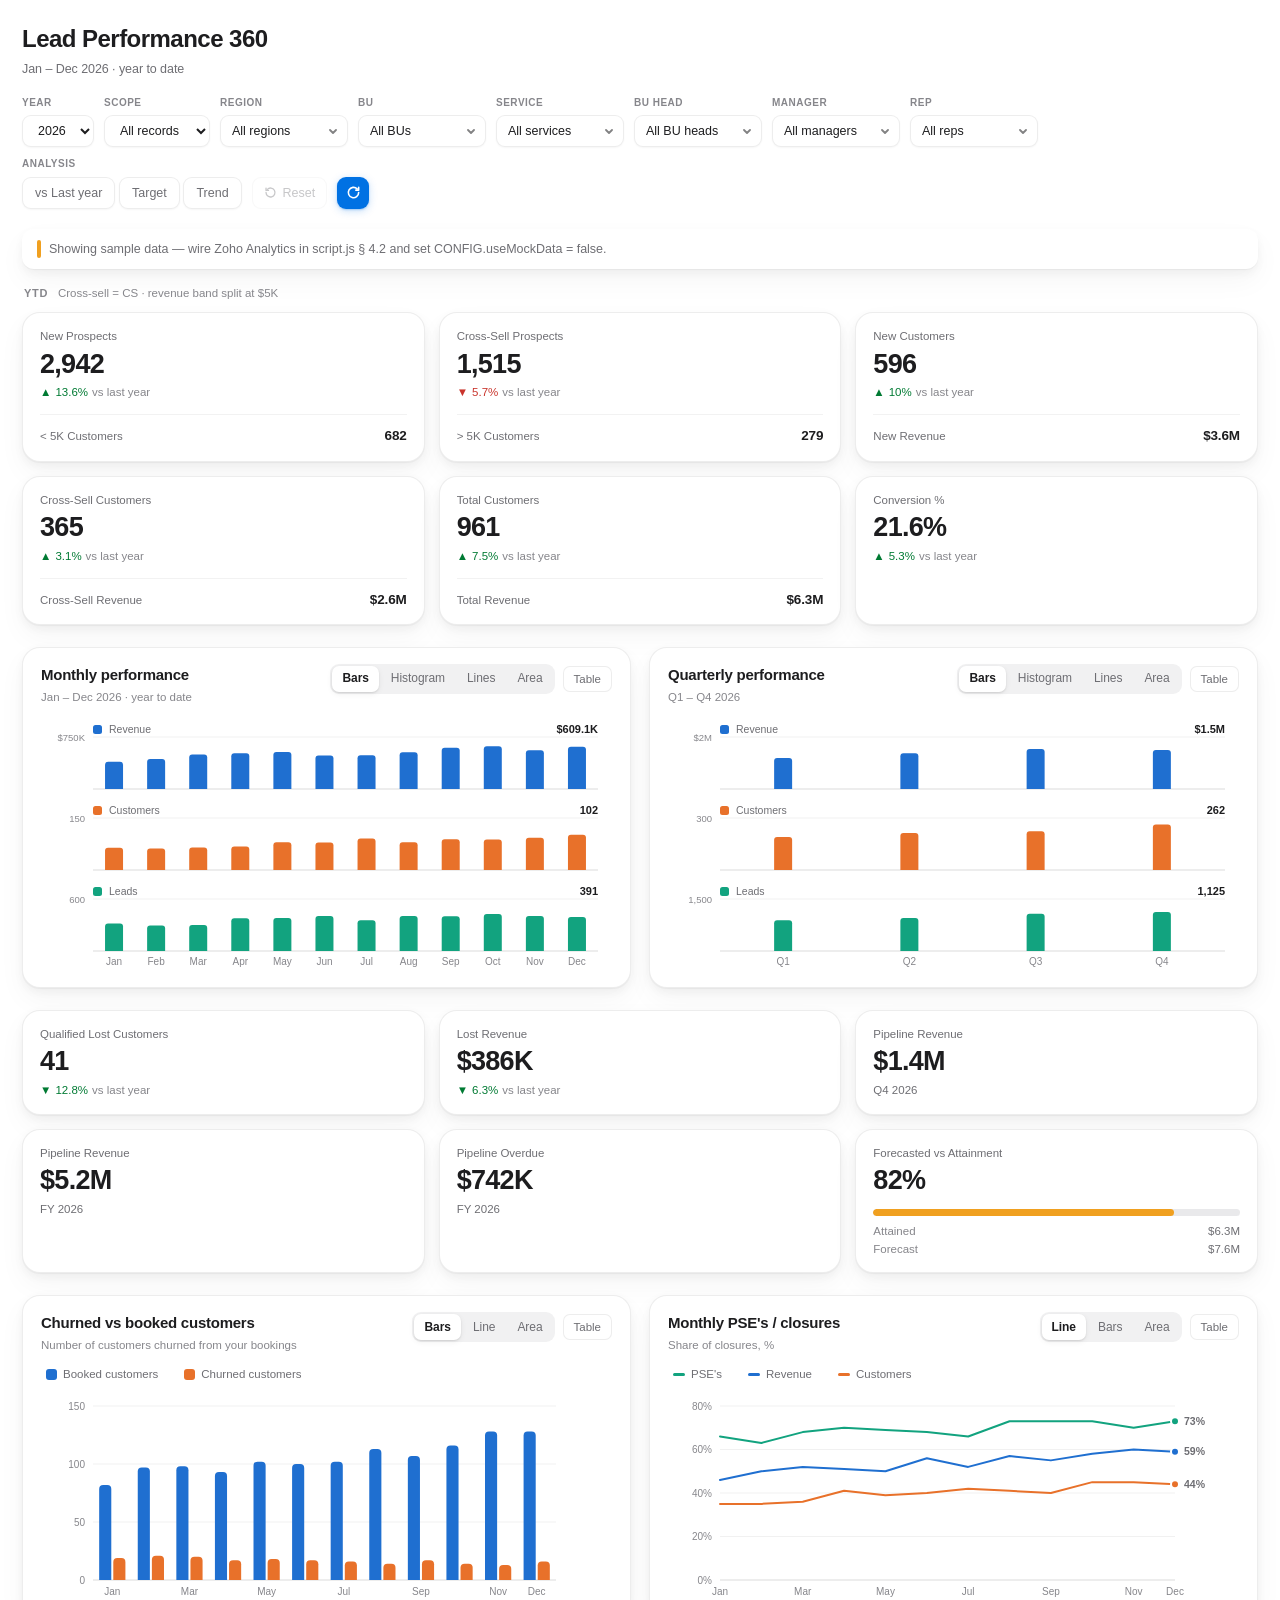
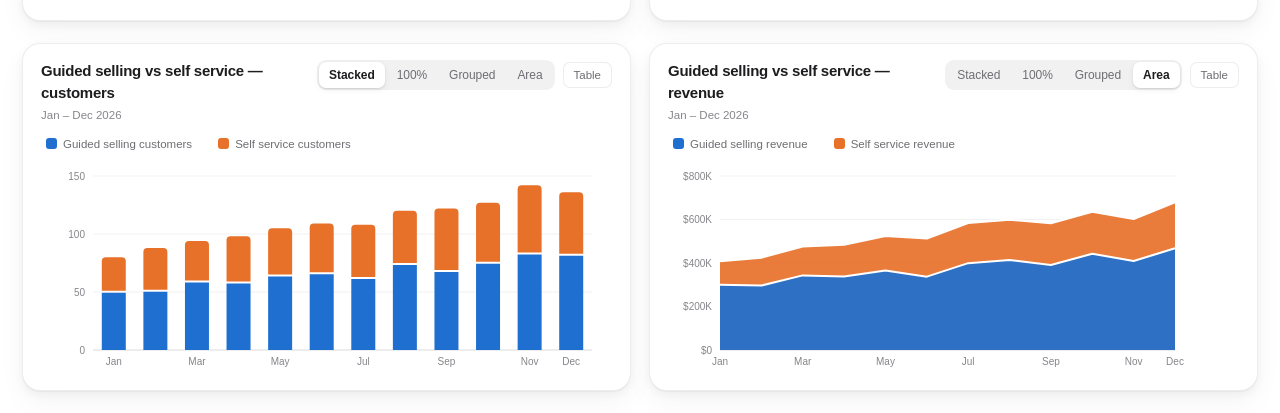
<file: index.html>
<!DOCTYPE html>
<html lang="en">
<head>
  <meta charset="UTF-8">
  <meta name="viewport" content="width=device-width, initial-scale=1.0">
  <title>Lead Performance 360</title>
  <link rel="stylesheet" href="style.css">
</head>
<body>

  <div class="lp-root" id="lp-root">

    <!-- ============ Top bar ============ -->
    <header class="lp-topbar">
      <div class="lp-topbar__title">
        <h1>Lead Performance 360</h1>
        <p class="lp-topbar__sub" id="lp-period">&nbsp;</p>
      </div>

      <!-- Filters: one row, above everything they scope -->
      <div class="lp-filters" id="lp-filters">
        <label class="lp-field">
          <span class="lp-field__label">Year</span>
          <select class="lp-select" id="lp-year"></select>
        </label>
        <label class="lp-field">
          <span class="lp-field__label">Scope</span>
          <select class="lp-select" id="lp-scope">
            <option value="all">All records</option>
            <option value="mine">My records</option>
            <option value="team">My team</option>
          </select>
        </label>

        <!-- Multi-select picklists, built by createPicklist() in script.js.
             Values come from CONFIG.regions / businessUnits / services —
             point those at your own dimension members. An empty selection
             means "All". -->
        <div class="lp-field">
          <span class="lp-field__label">Region</span>
          <div id="lp-region"></div>
        </div>

        <div class="lp-field">
          <span class="lp-field__label">BU</span>
          <div id="lp-bu"></div>
        </div>

        <div class="lp-field">
          <span class="lp-field__label">Service</span>
          <div id="lp-service"></div>
        </div>

        <!-- People, narrowing down the reporting tree. Each tier only offers
             names that sit under the tier above it. Populated in script.js
             § 8 from CRM users (or a synthetic org outside CRM). -->
        <div class="lp-field">
          <span class="lp-field__label">BU Head</span>
          <div id="lp-buhead"></div>
        </div>

        <div class="lp-field">
          <span class="lp-field__label">Manager</span>
          <div id="lp-manager"></div>
        </div>

        <div class="lp-field">
          <span class="lp-field__label">Rep</span>
          <div id="lp-rep"></div>
        </div>

        <!-- Analysis overlays. These scope every chart below them. -->
        <div class="lp-field">
          <span class="lp-field__label">Analysis</span>
          <div class="lp-chips" role="group" aria-label="Analysis overlays">
            <button class="lp-chip" id="lp-t-compare" type="button" aria-pressed="false"
                    title="Draw last year's actuals as a ghost line">vs Last year</button>
            <button class="lp-chip" id="lp-t-target" type="button" aria-pressed="false"
                    title="Draw the quota line and shade any shortfall">Target</button>
            <button class="lp-chip" id="lp-t-trend" type="button" aria-pressed="false"
                    title="Least-squares fit over the visible range">Trend</button>
          </div>
        </div>

        <!-- Appears once a chart has been brushed; clears the linked zoom. -->
        <button class="lp-chip lp-chip--zoom" id="lp-zoom-reset" type="button" hidden>
          Zoomed <span id="lp-zoom-label"></span> — reset
        </button>

        <!-- Clears every filter back to its default. Disabled while nothing
             is actually filtered, so it never looks live when it is inert. -->
        <button class="lp-reset" id="lp-reset" type="button" disabled
                title="Clear all filters and overlays">
          <svg viewBox="0 0 16 16" aria-hidden="true">
            <path d="M2.5 8a5.5 5.5 0 1 0 1.61-3.89" fill="none" stroke="currentColor"
                  stroke-width="1.6" stroke-linecap="round"/>
            <path d="M2.5 2.5v3h3" fill="none" stroke="currentColor"
                  stroke-width="1.6" stroke-linecap="round" stroke-linejoin="round"/>
          </svg>
          Reset
        </button>

        <button class="lp-iconbtn" id="lp-refresh" type="button"
                aria-label="Refresh data" title="Refresh data">
          <svg viewBox="0 0 16 16" aria-hidden="true">
            <path d="M13.5 8a5.5 5.5 0 1 1-1.61-3.89" fill="none" stroke="currentColor"
                  stroke-width="1.7" stroke-linecap="round"/>
            <path d="M13.5 2.5V5.5H10.5" fill="none" stroke="currentColor"
                  stroke-width="1.7" stroke-linecap="round" stroke-linejoin="round"/>
          </svg>
        </button>
      </div>
    </header>

    <!-- Non-blocking status line (loading / mock-data / error) -->
    <div class="lp-status" id="lp-status" role="status" hidden></div>

    <main class="lp-main" id="lp-main">

      <!-- ============ Section 1 — YTD scorecard ============ -->
      <section class="lp-section" aria-labelledby="sec-ytd">
        <div class="lp-section__head">
          <h2 class="lp-section__title" id="sec-ytd">YTD</h2>
          <span class="lp-section__note" id="lp-ytd-note"></span>
        </div>
        <div class="lp-scorecard" id="ytd-tiles"></div>
      </section>

      <!-- ============ Section 2 — Performance trends ============ -->
      <section class="lp-section" aria-labelledby="sec-perf">
        <h2 class="lp-section__title lp-sr-only" id="sec-perf">Performance</h2>
        <div class="lp-grid lp-grid--2" id="perf-charts"></div>
      </section>

      <!-- ============ Section 3 — Pipeline &amp; loss ============ -->
      <section class="lp-section" aria-labelledby="sec-pipe">
        <h2 class="lp-section__title lp-sr-only" id="sec-pipe">Pipeline and loss</h2>
        <div class="lp-scorecard lp-scorecard--strip" id="pipeline-tiles"></div>
      </section>

      <!-- ============ Section 4 — Bookings &amp; PSE ============ -->
      <section class="lp-section" aria-labelledby="sec-book">
        <h2 class="lp-section__title lp-sr-only" id="sec-book">Bookings and closures</h2>
        <div class="lp-grid lp-grid--2" id="bookings-charts"></div>
      </section>

      <!-- ============ Section 5 — Guided selling vs self service ============ -->
      <section class="lp-section" aria-labelledby="sec-chan">
        <h2 class="lp-section__title lp-sr-only" id="sec-chan">Guided selling and self service</h2>
        <div class="lp-grid lp-grid--2" id="channel-charts"></div>
      </section>

    </main>
  </div>

  <!-- Shared tooltip layer for every chart -->
  <div class="lp-tip" id="lp-tip" role="tooltip" hidden></div>

  <!-- Drill-through: the records behind a clicked point -->
  <div class="lp-scrim" id="lp-scrim" hidden></div>
  <aside class="lp-drill" id="lp-drill" role="dialog" aria-modal="true"
         aria-labelledby="lp-drill-title" hidden>
    <header class="lp-drill__head">
      <div>
        <h2 class="lp-drill__title" id="lp-drill-title"></h2>
        <p class="lp-drill__sub" id="lp-drill-sub"></p>
      </div>
      <button class="lp-drill__close" id="lp-drill-close" type="button" aria-label="Close">
        <svg viewBox="0 0 16 16" aria-hidden="true">
          <path d="M4 4l8 8M12 4l-8 8" fill="none" stroke="currentColor"
                stroke-width="1.6" stroke-linecap="round"/>
        </svg>
      </button>
    </header>
    <div class="lp-drill__body" id="lp-drill-body"></div>
  </aside>

  <!-- async: the CRM SDK comes off a CDN and nothing in the first render
       needs it, so it must never hold up parsing or paint. script.js waits
       for it separately and wires CRM up whenever it arrives. -->
  <script src="https://live.zwidgets.com/js-sdk/1.2/ZohoEmbededAppSDK.min.js" async></script>
  <script src="script.js" defer></script>
</body>
</html>
</file>
<file: style.css>
/* ==========================================================================
   Lead Performance 360 — Zoho CRM widget
   Apple-inspired surface language: white plane, white cards separated by a
   hairline border and layered grey + white shadows, generous radii, SF
   tracking. Light mode only.
   The categorical series ramp is unchanged (CVD-validated — see script.js §1).
   ========================================================================== */

/* ---------- 1. Tokens ---------------------------------------------------- */

:root {
  color-scheme: only light;

  /* Surfaces & ink */
  --z-page:        #ffffff;   /* page plane */
  --z-surface:     #ffffff;
  --z-surface-alt: #fafafa;
  /* Interior fills that used to borrow the grey page plane. Kept as its own
     token so they stay visible now that the page itself is white. */
  --z-fill:        #f5f5f7;
  --z-border:      rgba(0, 0, 0, .07);
  --z-hairline:    rgba(0, 0, 0, .05);
  --z-ink:         #1d1d1f;
  --z-ink-2:       #6e6e73;
  --z-ink-3:       #86868b;
  --z-accent:      #0071e3;
  --z-accent-weak: #ebf4fe;
  --z-ring:        rgba(0, 113, 227, .32);

  /* Control track — iOS segmented-control grey */
  --z-track:       rgba(118, 118, 128, .10);
  --z-track-hover: rgba(118, 118, 128, .16);

  /* Layered grey-and-white card shadow. The inset white top edge is what
     gives the card its lifted, glassy feel; the greys do the depth. */
  --z-shadow:
    0 1px 1px rgba(0, 0, 0, .04),
    0 4px 10px rgba(0, 0, 0, .045),
    0 12px 28px rgba(0, 0, 0, .04),
    inset 0 1px 0 rgba(255, 255, 255, .9);

  --z-shadow-lift:
    0 2px 3px rgba(0, 0, 0, .05),
    0 8px 18px rgba(0, 0, 0, .06),
    0 20px 44px rgba(0, 0, 0, .06),
    inset 0 1px 0 rgba(255, 255, 255, .95);

  --z-shadow-pill:
    0 1px 2px rgba(0, 0, 0, .10),
    0 2px 6px rgba(0, 0, 0, .06);

  --r-card: 18px;
  --r-ctl:  9px;
  --r-pill: 7px;

  /* Chart chrome */
  --grid:      rgba(0, 0, 0, .055);
  --baseline:  rgba(0, 0, 0, .14);

  /* Categorical series — validated against the white card surface */
  --series-1: #1f6fd0;  /* blue    — Revenue / Booked / Guided selling */
  --series-2: #e8712a;  /* orange  — Customers / Churned / Self service */
  --series-3: #12a37f;  /* aqua    — Leads / PSE's */
  --series-4: #6b4fc9;  /* violet  — reserve (never beside series-1) */
  --series-5: #d9548f;  /* magenta — reserve */
  --series-6: #e0a100;  /* yellow  — reserve (sub-3:1: needs a direct label) */

  /* Status / delta — reserved, never reused as a series */
  --good:     #007a33;
  --bad:      #c9342c;
  --warning:  #f0a020;
  --meter-track: rgba(118, 118, 128, .16);
}

/* ---------- 2. Base ------------------------------------------------------ */

*, *::before, *::after { box-sizing: border-box; }

/* An author `display` beats the UA's `[hidden] { display: none }`, so any
   flex/grid element carrying `hidden` would still paint. Settle it once. */
[hidden] { display: none !important; }

html, body {
  margin: 0;
  padding: 0;
  background: var(--z-page);
}

body {
  font-family: -apple-system, BlinkMacSystemFont, "SF Pro Text", "SF Pro Display",
               "Helvetica Neue", "Puvi", Inter, sans-serif;
  font-size: 13px;
  line-height: 1.45;
  color: var(--z-ink);
  -webkit-font-smoothing: antialiased;
  -moz-osx-font-smoothing: grayscale;
}

.lp-sr-only {
  position: absolute;
  width: 1px; height: 1px;
  padding: 0; margin: -1px;
  overflow: hidden;
  clip: rect(0 0 0 0);
  white-space: nowrap;
  border: 0;
}

.lp-root { padding: 22px; max-width: 1680px; margin: 0 auto; }

/* ---------- 2b. Embedded as a CRM component ------------------------------
   Set by script.js when the page is framed. The host component already
   draws a padded card with a title bar, so we stop doubling up: tighter
   padding, and the <h1> gives way to the period/slice line, which is the
   part the component header does NOT already tell you.
   To keep the in-widget title (e.g. if your component has no visible
   header), delete the `display: none` rule below.
------------------------------------------------------------------------- */

.lp-embedded .lp-root { padding: 12px; }
.lp-embedded .lp-topbar { margin-bottom: 14px; }
.lp-embedded .lp-topbar h1 { display: none; }

.lp-embedded .lp-topbar__sub {
  margin-top: 0;
  font-size: 13px;
  font-weight: 500;
  color: var(--z-ink-2);
}

.lp-embedded .lp-main { gap: 16px; }
.lp-embedded .lp-status { margin-bottom: 12px; }

/* ---------- 3. Top bar --------------------------------------------------- */

.lp-topbar {
  display: flex;
  align-items: flex-end;
  justify-content: space-between;
  gap: 18px;
  flex-wrap: wrap;
  margin-bottom: 20px;
}

.lp-topbar h1 {
  margin: 0;
  font-size: 24px;
  font-weight: 600;
  letter-spacing: -.022em;
  color: var(--z-ink);
}

.lp-topbar__sub {
  margin: 3px 0 0;
  font-size: 12.5px;
  letter-spacing: -.005em;
  color: var(--z-ink-2);
}

.lp-filters {
  display: flex;
  align-items: flex-end;
  gap: 10px;
  flex-wrap: wrap;
}

.lp-field { display: flex; flex-direction: column; gap: 5px; }

.lp-field__label {
  font-size: 10px;
  font-weight: 600;
  letter-spacing: .05em;
  text-transform: uppercase;
  color: var(--z-ink-3);
}

.lp-select,
.lp-btn {
  height: 32px;
  border: 1px solid var(--z-border);
  border-radius: var(--r-ctl);
  background: var(--z-surface);
  color: var(--z-ink);
  font: inherit;
  font-size: 12.5px;
  padding: 0 11px;
  cursor: pointer;
  box-shadow: 0 1px 2px rgba(0, 0, 0, .04);
  transition: background .15s, box-shadow .15s, transform .15s;
}

.lp-select:hover,
.lp-btn:hover { background: var(--z-surface-alt); box-shadow: var(--z-shadow-pill); }
.lp-btn:active { transform: scale(.97); }

.lp-select:focus-visible,
.lp-btn:focus-visible {
  outline: none;
  box-shadow: 0 0 0 3.5px var(--z-ring);
}

.lp-btn {
  display: inline-flex;
  align-items: center;
  gap: 6px;
  font-weight: 500;
  align-self: flex-end;
}

.lp-btn__icon { width: 13px; height: 13px; }

.lp-btn.is-busy { opacity: .55; pointer-events: none; }
.lp-btn.is-busy .lp-btn__icon { animation: lp-spin .9s linear infinite; }

@keyframes lp-spin { to { transform: rotate(360deg); } }

/* ---------- 3b. Multi-select picklist ------------------------------------
   Button + popover rather than a native <select multiple>, which needs
   ctrl-click and has nowhere to put bulk actions. An empty selection means
   "All"; a count badge appears once the selection is narrower than that.
------------------------------------------------------------------------- */

.lp-pick { position: relative; }

.lp-pick__btn {
  display: inline-flex;
  align-items: center;
  gap: 7px;
  width: 100%;
  min-width: 128px;
  height: 32px;
  padding: 0 9px 0 11px;
  border: 1px solid var(--z-border);
  border-radius: var(--r-ctl);
  background: var(--z-surface);
  color: var(--z-ink);
  font: inherit;
  font-size: 12.5px;
  cursor: pointer;
  box-shadow: 0 1px 2px rgba(0, 0, 0, .04);
  transition: background .15s, border-color .15s, box-shadow .15s;
}

.lp-pick__btn:hover { background: var(--z-surface-alt); }
.lp-pick__btn:focus-visible { outline: none; box-shadow: 0 0 0 3.5px var(--z-ring); }

.lp-pick__btn[data-active="true"] {
  border-color: var(--z-accent);
  background: var(--z-accent-weak);
  color: var(--z-accent);
}

.lp-pick__btn[data-open="true"] { box-shadow: 0 0 0 3.5px var(--z-ring); }

.lp-pick__text { flex: 1; text-align: left; overflow: hidden; text-overflow: ellipsis; white-space: nowrap; }

.lp-pick__count {
  flex: none;
  min-width: 18px;
  height: 18px;
  padding: 0 5px;
  border-radius: 9px;
  background: var(--z-accent);
  color: #fff;
  font-size: 10.5px;
  font-weight: 600;
  font-variant-numeric: tabular-nums;
  display: inline-flex;
  align-items: center;
  justify-content: center;
}

.lp-pick__caret {
  flex: none;
  width: 10px;
  height: 10px;
  color: currentColor;
  opacity: .55;
  transition: transform .18s ease;
}

.lp-pick__btn[data-open="true"] .lp-pick__caret { transform: rotate(180deg); }

.lp-pick__menu {
  position: absolute;
  z-index: 90;
  top: calc(100% + 6px);
  left: 0;
  width: max-content;
  min-width: 100%;
  max-width: 300px;
  border: 1px solid var(--z-border);
  border-radius: 14px;
  background: var(--z-surface);
  box-shadow: 0 14px 38px rgba(0, 0, 0, .16), 0 2px 6px rgba(0, 0, 0, .06);
  overflow: hidden;
  animation: lp-pop .17s cubic-bezier(.32, .72, 0, 1);
}

@keyframes lp-pop {
  from { opacity: 0; transform: translateY(-5px) scale(.97); }
  to   { opacity: 1; transform: none; }
}

@media (prefers-reduced-motion: reduce) {
  .lp-pick__menu { animation: none; }
  .lp-pick__caret { transition: none; }
}

/* search — only rendered for longer lists */
.lp-pick__search {
  display: flex;
  align-items: center;
  gap: 7px;
  padding: 9px 12px;
  border-bottom: 1px solid var(--z-hairline);
}

.lp-pick__search svg { width: 13px; height: 13px; color: var(--z-ink-3); flex: none; }

.lp-pick__search input {
  flex: 1;
  min-width: 0;
  border: 0;
  outline: none;
  background: none;
  font: inherit;
  font-size: 12.5px;
  color: var(--z-ink);
}

.lp-pick__search input::placeholder { color: var(--z-ink-3); }

/* bulk actions */
.lp-pick__actions {
  display: flex;
  gap: 4px;
  padding: 7px 8px;
  border-bottom: 1px solid var(--z-hairline);
}

.lp-pick__act {
  flex: 1;
  height: 26px;
  border: 0;
  border-radius: 7px;
  background: var(--z-track);
  color: var(--z-ink-2);
  font: inherit;
  font-size: 11.5px;
  font-weight: 500;
  cursor: pointer;
  transition: background .14s, color .14s;
}

.lp-pick__act:hover:not(:disabled) { background: var(--z-track-hover); color: var(--z-ink); }
.lp-pick__act:focus-visible { outline: none; box-shadow: 0 0 0 2.5px var(--z-ring); }
.lp-pick__act:disabled { opacity: .4; cursor: default; }

.lp-pick__list { max-height: 224px; overflow-y: auto; padding: 5px; }

.lp-pick__opt {
  display: flex;
  align-items: center;
  gap: 10px;
  padding: 7px 9px;
  border-radius: 8px;
  font-size: 12.5px;
  color: var(--z-ink);
  cursor: pointer;
  white-space: nowrap;
  transition: background .12s;
}

.lp-pick__opt:hover { background: var(--z-fill); }
.lp-pick__opt[data-on="true"] { background: var(--z-accent-weak); color: var(--z-accent); font-weight: 500; }
.lp-pick__opt:focus-within { box-shadow: 0 0 0 2.5px var(--z-ring); }

/* the native box stays for keyboard and screen readers; the drawn one is the
   visible control */
.lp-pick__opt input {
  position: absolute;
  opacity: 0;
  width: 1px;
  height: 1px;
  margin: -1px;
  pointer-events: none;
}

.lp-pick__check {
  flex: none;
  width: 17px;
  height: 17px;
  border-radius: 5px;
  border: 1.5px solid var(--z-border);
  background: var(--z-surface);
  display: grid;
  place-items: center;
  transition: background .14s, border-color .14s;
}

.lp-pick__opt[data-on="true"] .lp-pick__check {
  background: var(--z-accent);
  border-color: var(--z-accent);
}

.lp-pick__check svg { width: 11px; height: 11px; color: #fff; opacity: 0; transition: opacity .14s; }
.lp-pick__opt[data-on="true"] .lp-pick__check svg { opacity: 1; }

.lp-pick__foot {
  display: flex;
  align-items: center;
  justify-content: space-between;
  gap: 10px;
  padding: 8px 12px;
  border-top: 1px solid var(--z-hairline);
  background: var(--z-surface-alt);
  font-size: 11.5px;
  color: var(--z-ink-3);
}

.lp-pick__empty { padding: 14px 12px; font-size: 12px; color: var(--z-ink-3); white-space: nowrap; }

/* ---------- 3c. Icon button + master reset ------------------------------- */

.lp-iconbtn {
  display: inline-grid;
  place-items: center;
  width: 32px;
  height: 32px;
  flex: none;
  align-self: flex-end;
  border: 0;
  border-radius: var(--r-ctl);
  background: var(--z-accent);
  color: #fff;
  cursor: pointer;
  box-shadow: 0 1px 2px rgba(0, 113, 227, .28), 0 2px 8px rgba(0, 113, 227, .22);
  transition: filter .15s, transform .15s, box-shadow .15s;
}

.lp-iconbtn svg { width: 15px; height: 15px; }
.lp-iconbtn:hover { filter: brightness(1.07); box-shadow: 0 2px 4px rgba(0, 113, 227, .3), 0 4px 14px rgba(0, 113, 227, .28); }
.lp-iconbtn:active { transform: scale(.94); }
.lp-iconbtn:focus-visible { outline: none; box-shadow: 0 0 0 3.5px var(--z-ring); }

.lp-iconbtn.is-busy { opacity: .6; pointer-events: none; }
.lp-iconbtn.is-busy svg { animation: lp-spin .9s linear infinite; }

.lp-reset {
  display: inline-flex;
  align-items: center;
  gap: 6px;
  height: 32px;
  padding: 0 11px;
  flex: none;
  align-self: flex-end;
  border: 1px solid var(--z-border);
  border-radius: var(--r-ctl);
  background: var(--z-surface);
  color: var(--z-ink-2);
  font: inherit;
  font-size: 12.5px;
  cursor: pointer;
  transition: background .15s, color .15s, border-color .15s;
}

.lp-reset svg { width: 13px; height: 13px; }
.lp-reset:hover:not(:disabled) { background: var(--z-fill); color: var(--z-ink); border-color: var(--z-ink-3); }
.lp-reset:focus-visible { outline: none; box-shadow: 0 0 0 3.5px var(--z-ring); }
.lp-reset:disabled { opacity: .38; cursor: default; }

@media (prefers-reduced-motion: reduce) {
  .lp-iconbtn, .lp-reset, .lp-pick__opt, .lp-pick__act { transition: none; }
  .lp-iconbtn:active { transform: none; }
  .lp-iconbtn.is-busy svg { animation: none; }
}

/* ---------- 4. Segmented controls (iOS style) ---------------------------- */

/* grey track, white selected pill — the switcher and the analysis toggles
   share one language so the header reads as a single control strip */
.lp-seg {
  display: inline-flex;
  gap: 2px;
  padding: 2px;
  border-radius: var(--r-ctl);
  background: var(--z-track);
}

.lp-seg__btn {
  padding: 0 10px;
  height: 26px;
  border: 0;
  border-radius: var(--r-pill);
  background: transparent;
  color: var(--z-ink-2);
  font: inherit;
  font-size: 12px;
  font-weight: 500;
  letter-spacing: -.005em;
  cursor: pointer;
  white-space: nowrap;
  transition: background .15s, color .15s, box-shadow .15s;
}

.lp-seg__btn:hover { color: var(--z-ink); }

.lp-seg__btn:focus-visible {
  outline: none;
  box-shadow: 0 0 0 3px var(--z-ring);
}

.lp-seg__btn[aria-pressed="true"] {
  background: var(--z-surface);
  color: var(--z-ink);
  font-weight: 600;
  box-shadow: var(--z-shadow-pill);
}

/* filter-row variant sits at control height */
.lp-filters .lp-seg { height: 32px; align-items: center; align-self: flex-end; }

.lp-chip {
  height: 32px;
  padding: 0 12px;
  border: 1px solid var(--z-border);
  border-radius: var(--r-ctl);
  background: var(--z-surface);
  color: var(--z-ink-2);
  font: inherit;
  font-size: 12.5px;
  cursor: pointer;
  white-space: nowrap;
  box-shadow: 0 1px 2px rgba(0, 0, 0, .04);
  transition: background .15s, color .15s, box-shadow .15s;
}

.lp-chip:hover { background: var(--z-surface-alt); color: var(--z-ink); }

.lp-chip:focus-visible { outline: none; box-shadow: 0 0 0 3.5px var(--z-ring); }

.lp-chip--zoom {
  display: inline-flex;
  align-items: center;
  gap: 6px;
  align-self: flex-end;
  background: var(--z-ink);
  border-color: var(--z-ink);
  color: #fff;
}

.lp-chip--zoom:hover { background: #000; color: #fff; }

/* ---------- 5. Status line ----------------------------------------------- */

.lp-status {
  display: flex;
  align-items: center;
  gap: 8px;
  margin-bottom: 16px;
  padding: 11px 15px;
  border-radius: 12px;
  background: var(--z-surface);
  box-shadow: var(--z-shadow);
  font-size: 12.5px;
  color: var(--z-ink-2);
}

.lp-status::before {
  content: "";
  width: 4px;
  align-self: stretch;
  border-radius: 2px;
  background: var(--z-accent);
}

.lp-status[data-tone="error"]::before { background: var(--bad); }
.lp-status[data-tone="warn"]::before  { background: var(--warning); }

/* ---------- 6. Sections & grid ------------------------------------------- */

.lp-main { display: flex; flex-direction: column; gap: 22px; }

.lp-section__head {
  display: flex;
  align-items: baseline;
  gap: 10px;
  margin-bottom: 10px;
  padding-left: 2px;
}

.lp-section__title {
  margin: 0;
  font-size: 11px;
  font-weight: 700;
  letter-spacing: .06em;
  text-transform: uppercase;
  color: var(--z-ink-3);
}

.lp-section__note { font-size: 11.5px; color: var(--z-ink-3); }

.lp-grid { display: grid; gap: 18px; }
.lp-grid--2 { grid-template-columns: repeat(2, minmax(0, 1fr)); }

@media (max-width: 1040px) {
  .lp-grid--2 { grid-template-columns: minmax(0, 1fr); }
}

/* ---------- 7. Cards (shared shadow language) ---------------------------- */

.lp-tile,
.lp-card {
  background: var(--z-surface);
  border: 1px solid var(--z-border);
  border-radius: var(--r-card);
  box-shadow: var(--z-shadow);
  transition: box-shadow .22s ease, transform .22s ease;
}

.lp-tile:hover,
.lp-card:hover { box-shadow: var(--z-shadow-lift); transform: translateY(-1px); }

@media (prefers-reduced-motion: reduce) {
  .lp-tile, .lp-card, .lp-btn, .lp-seg__btn { transition: none; }
  .lp-tile:hover, .lp-card:hover { transform: none; }
  .lp-btn.is-busy .lp-btn__icon { animation: none; }
}

/* ---------- 8. Scorecard tiles ------------------------------------------- */

.lp-scorecard {
  display: grid;
  grid-template-columns: repeat(6, minmax(0, 1fr));
  gap: 14px;
}

/* six across, so the pipeline strip lines up with the YTD scorecard above */
.lp-scorecard--strip { grid-template-columns: repeat(6, minmax(0, 1fr)); }

@media (max-width: 1280px) {
  .lp-scorecard,
  .lp-scorecard--strip { grid-template-columns: repeat(3, minmax(0, 1fr)); }
}

@media (max-width: 700px) {
  .lp-scorecard,
  .lp-scorecard--strip { grid-template-columns: repeat(2, minmax(0, 1fr)); }
}

.lp-tile {
  display: flex;
  flex-direction: column;
  padding: 15px 17px;
  min-width: 0;
}

.lp-tile__label {
  font-size: 11.5px;
  font-weight: 500;
  letter-spacing: -.003em;
  color: var(--z-ink-2);
  white-space: nowrap;
  overflow: hidden;
  text-overflow: ellipsis;
}

.lp-tile__value {
  margin-top: 5px;
  font-size: 27px;
  font-weight: 600;
  letter-spacing: -.026em;
  line-height: 1.1;
  color: var(--z-ink);
}

.lp-tile__delta {
  display: inline-flex;
  align-items: center;
  gap: 4px;
  margin-top: 5px;
  font-size: 11.5px;
  font-weight: 500;
  color: var(--z-ink-2);
}

.lp-tile__delta[data-dir="good"] { color: var(--good); }
.lp-tile__delta[data-dir="bad"]  { color: var(--bad); }
.lp-tile__delta-since { color: var(--z-ink-3); font-weight: 400; }

/* paired sub-metric (row 2 of the whiteboard scorecard) */
.lp-tile__sub {
  display: flex;
  align-items: baseline;
  justify-content: space-between;
  gap: 8px;
  margin-top: 13px;
  padding-top: 11px;
  border-top: 1px solid var(--z-hairline);
}

.lp-tile__sub-label {
  font-size: 11.5px;
  color: var(--z-ink-2);
  white-space: nowrap;
  overflow: hidden;
  text-overflow: ellipsis;
}

.lp-tile__sub-value {
  font-size: 13.5px;
  font-weight: 600;
  letter-spacing: -.01em;
  color: var(--z-ink);
  white-space: nowrap;
}

.lp-tile__spacer { margin-top: auto; }

/* meter — Forecasted vs Attainment */
.lp-meter { margin-top: 13px; }

.lp-meter__track {
  height: 7px;
  border-radius: 4px;
  background: var(--meter-track);
  overflow: hidden;
}

.lp-meter__fill {
  height: 100%;
  border-radius: 4px;
  background: var(--series-1);
  transition: width .5s cubic-bezier(.4, 0, .2, 1);
}

.lp-meter__fill[data-state="warning"] { background: var(--warning); }
.lp-meter__fill[data-state="danger"]  { background: var(--bad); }

.lp-meter__legend {
  display: flex;
  flex-direction: column;
  gap: 1px;
  margin-top: 7px;
  font-size: 11.5px;
  color: var(--z-ink-3);
}

.lp-meter__row {
  display: flex;
  align-items: baseline;
  justify-content: space-between;
  gap: 10px;
}

.lp-meter__row-value {
  font-weight: 500;
  color: var(--z-ink-2);
  font-variant-numeric: tabular-nums;
}

@media (prefers-reduced-motion: reduce) {
  .lp-meter__fill { transition: none; }
}

/* ---------- 9. Chart card ------------------------------------------------ */

.lp-card { display: flex; flex-direction: column; min-width: 0; }

.lp-card__head {
  display: flex;
  align-items: flex-start;
  justify-content: space-between;
  gap: 12px;
  padding: 16px 18px 0;
}

.lp-card__title {
  margin: 0;
  font-size: 15px;
  font-weight: 600;
  letter-spacing: -.016em;
  color: var(--z-ink);
}

.lp-card__sub {
  margin: 3px 0 0;
  font-size: 11.5px;
  color: var(--z-ink-3);
}

.lp-card__tools { display: flex; align-items: center; gap: 8px; flex: none; }

.lp-card__toggle {
  flex: none;
  height: 26px;
  padding: 0 10px;
  border: 1px solid var(--z-border);
  border-radius: var(--r-pill);
  background: var(--z-surface);
  color: var(--z-ink-2);
  font: inherit;
  font-size: 11.5px;
  cursor: pointer;
  transition: background .15s, color .15s;
}

.lp-card__toggle:hover { background: var(--z-surface-alt); color: var(--z-ink); }

.lp-card__toggle:focus-visible { outline: none; box-shadow: 0 0 0 3px var(--z-ring); }

.lp-card__toggle[aria-pressed="true"] {
  background: var(--z-ink);
  border-color: var(--z-ink);
  color: #fff;
}

.lp-card__body { padding: 10px 18px 16px; }

/* legend */
.lp-legend {
  display: flex;
  flex-wrap: wrap;
  gap: 6px 16px;
  padding: 10px 18px 0;
}

.lp-legend__item {
  display: inline-flex;
  align-items: center;
  gap: 6px;
  padding: 2px 5px;
  border: 0;
  border-radius: 5px;
  background: none;
  font: inherit;
  font-size: 11.5px;
  color: var(--z-ink-2);   /* text never wears the series colour */
  cursor: pointer;
  transition: opacity .15s, background .15s;
}

.lp-legend__item:hover { background: var(--z-track); color: var(--z-ink); }
.lp-legend__item:focus-visible { outline: none; box-shadow: 0 0 0 2.5px var(--z-ring); }

.lp-legend__item[aria-pressed="false"] { opacity: .4; text-decoration: line-through; }

.lp-legend__item--overlay { cursor: default; color: var(--z-ink-3); }
.lp-legend__item--overlay:hover { background: none; color: var(--z-ink-3); }

.lp-legend__key { width: 12px; height: 3px; border-radius: 2px; flex: none; }
.lp-legend__swatch { width: 11px; height: 11px; border-radius: 3px; flex: none; }
.lp-legend__dash { width: 16px; height: 4px; flex: none; overflow: visible; }

.lp-chart { position: relative; width: 100%; }
.lp-chart svg { display: block; width: 100%; overflow: visible; }
.lp-chart.is-stale { opacity: .4; }

/* ---------- 10. Table view ----------------------------------------------- */

.lp-table-wrap { overflow-x: auto; margin-top: 4px; }

.lp-table {
  width: 100%;
  border-collapse: collapse;
  font-size: 12px;
  font-variant-numeric: tabular-nums;
}

.lp-table th,
.lp-table td {
  padding: 6px 9px;
  text-align: center;
  white-space: nowrap;
  border-bottom: 1px solid var(--z-hairline);
}

.lp-table thead th {
  font-weight: 600;
  color: var(--z-ink-2);
  border-bottom-color: var(--z-border);
}

.lp-table tbody td { color: var(--z-ink); }
.lp-table tbody tr:last-child td { border-bottom: none; }
.lp-table th.is-soft, .lp-table td.is-soft { color: var(--z-ink-3); }

/* ---------- 11. Tooltip -------------------------------------------------- */

.lp-tip {
  position: fixed;
  z-index: 60;
  min-width: 150px;
  padding: 10px 12px;
  border-radius: 12px;
  background: rgba(255, 255, 255, .82);
  -webkit-backdrop-filter: saturate(180%) blur(20px);
  backdrop-filter: saturate(180%) blur(20px);
  border: 1px solid rgba(0, 0, 0, .06);
  box-shadow: 0 6px 20px rgba(0, 0, 0, .13), 0 1px 3px rgba(0, 0, 0, .07);
  font-size: 12px;
  pointer-events: none;
}

.lp-tip__head {
  margin-bottom: 6px;
  font-size: 10.5px;
  font-weight: 600;
  letter-spacing: .05em;
  text-transform: uppercase;
  color: var(--z-ink-3);
}

.lp-tip__row { display: flex; align-items: center; gap: 8px; padding: 2px 0; }
.lp-tip__key { width: 10px; height: 3px; border-radius: 2px; flex: none; }
.lp-tip__name { flex: 1; color: var(--z-ink-2); white-space: nowrap; }

/* values lead, labels follow */
.lp-tip__value {
  font-weight: 600;
  color: var(--z-ink);
  font-variant-numeric: tabular-nums;
  white-space: nowrap;
}

.lp-tip__delta {
  min-width: 46px;
  text-align: right;
  font-size: 10.5px;
  font-weight: 500;
  font-variant-numeric: tabular-nums;
  color: var(--z-ink-3);
  white-space: nowrap;
}

.lp-tip__delta[data-dir="good"] { color: var(--good); }
.lp-tip__delta[data-dir="bad"]  { color: var(--bad); }

.lp-tip__sub {
  display: flex;
  justify-content: space-between;
  gap: 12px;
  padding: 1px 0 3px 18px;
  font-size: 10.5px;
  color: var(--z-ink-3);
}

.lp-tip__sub-value { font-variant-numeric: tabular-nums; }

.lp-tip__foot {
  margin-top: 7px;
  padding-top: 6px;
  border-top: 1px solid var(--z-hairline);
  font-size: 10px;
  color: var(--z-ink-3);
}

/* ---------- 12. Drill-through panel -------------------------------------- */

.lp-scrim {
  position: fixed;
  inset: 0;
  z-index: 70;
  background: rgba(0, 0, 0, .22);
  -webkit-backdrop-filter: blur(2px);
  backdrop-filter: blur(2px);
}

.lp-drill {
  position: fixed;
  top: 0;
  right: 0;
  z-index: 80;
  display: flex;
  flex-direction: column;
  width: min(400px, 92vw);
  height: 100%;
  background: var(--z-surface);
  box-shadow: -8px 0 34px rgba(0, 0, 0, .14);
  animation: lp-slide-in .26s cubic-bezier(.32, .72, 0, 1);
}

@keyframes lp-slide-in {
  from { transform: translateX(18px); opacity: 0; }
  to   { transform: translateX(0);    opacity: 1; }
}

@media (prefers-reduced-motion: reduce) { .lp-drill { animation: none; } }

.lp-drill__head {
  display: flex;
  align-items: flex-start;
  justify-content: space-between;
  gap: 10px;
  padding: 18px 18px 14px;
  border-bottom: 1px solid var(--z-hairline);
}

.lp-drill__title {
  margin: 0;
  font-size: 17px;
  font-weight: 600;
  letter-spacing: -.019em;
  color: var(--z-ink);
}

.lp-drill__sub { margin: 3px 0 0; font-size: 12px; color: var(--z-ink-3); }

.lp-drill__close {
  flex: none;
  width: 28px;
  height: 28px;
  display: grid;
  place-items: center;
  border: 0;
  border-radius: 50%;
  background: var(--z-track);
  color: var(--z-ink-2);
  cursor: pointer;
  transition: background .15s;
}

.lp-drill__close svg { width: 14px; height: 14px; }
.lp-drill__close:hover { background: var(--z-track-hover); color: var(--z-ink); }
.lp-drill__close:focus-visible { outline: none; box-shadow: 0 0 0 3.5px var(--z-ring); }

.lp-drill__body { flex: 1; overflow-y: auto; padding: 14px 18px 24px; }

.lp-drill__summary {
  padding: 12px 14px;
  border-radius: 12px;
  background: var(--z-fill);
}

.lp-drill__stat {
  display: flex;
  align-items: center;
  gap: 9px;
  padding: 3px 0;
  font-size: 12.5px;
}

.lp-drill__key { width: 10px; height: 3px; border-radius: 2px; flex: none; }
.lp-drill__stat-name { flex: 1; color: var(--z-ink-2); }

.lp-drill__stat-value {
  font-weight: 600;
  color: var(--z-ink);
  font-variant-numeric: tabular-nums;
}

.lp-drill__list-head {
  margin: 18px 0 7px;
  font-size: 10px;
  font-weight: 700;
  letter-spacing: .06em;
  text-transform: uppercase;
  color: var(--z-ink-3);
}

.lp-drill__list { list-style: none; margin: 0; padding: 0; }

.lp-drill__row {
  display: grid;
  grid-template-columns: 1fr auto;
  gap: 2px 10px;
  width: 100%;
  padding: 10px 12px;
  border: 0;
  border-radius: 10px;
  background: none;
  font: inherit;
  text-align: left;
  cursor: pointer;
  transition: background .15s;
}

.lp-drill__row:hover { background: var(--z-fill); }
.lp-drill__row:focus-visible { outline: none; box-shadow: 0 0 0 3px var(--z-ring); }

.lp-drill__row-name {
  font-size: 13px;
  font-weight: 500;
  letter-spacing: -.008em;
  color: var(--z-ink);
}

.lp-drill__row-amount {
  font-size: 13px;
  font-weight: 600;
  color: var(--z-ink);
  font-variant-numeric: tabular-nums;
}

.lp-drill__row-meta { grid-column: 1 / -1; font-size: 11.5px; color: var(--z-ink-3); }

.lp-drill__empty {
  padding: 20px 0;
  text-align: center;
  font-size: 12.5px;
  color: var(--z-ink-3);
}

/* ---------- 13. Empty state ---------------------------------------------- */

.lp-empty {
  display: flex;
  align-items: center;
  justify-content: center;
  min-height: 130px;
  color: var(--z-ink-3);
  font-size: 12.5px;
}
</file>
